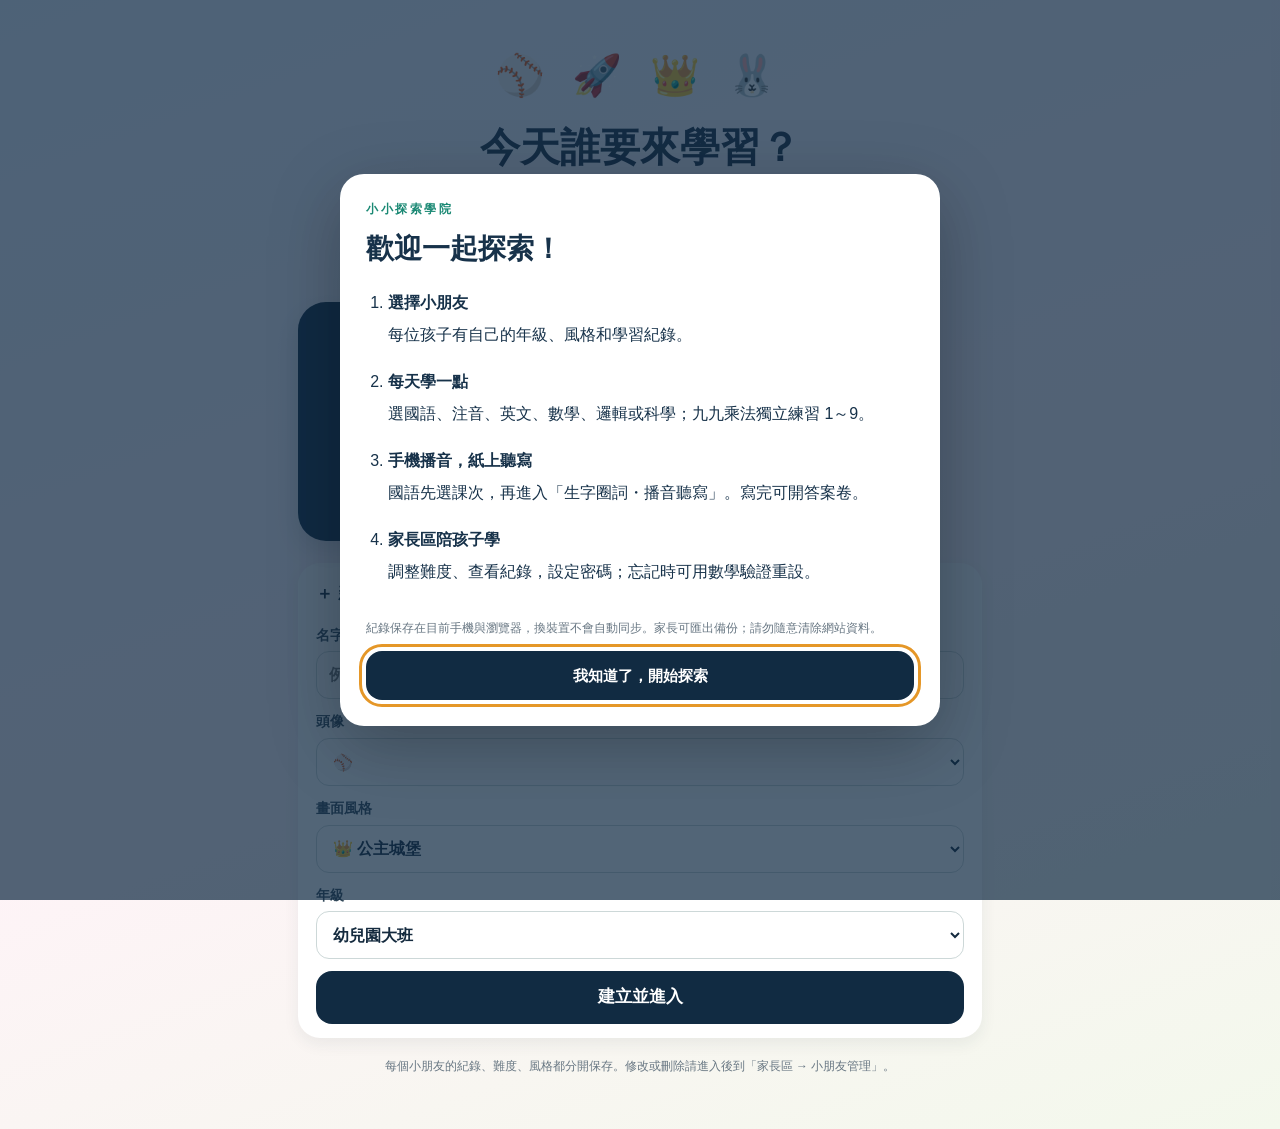
<file: index.html>
<!doctype html>
<html lang="zh-Hant">
<head>
<meta charset="utf-8">
<meta name="academy-release" content="2026-10-27-free-level">
<meta name="viewport" content="width=device-width, initial-scale=1, viewport-fit=cover">
<meta name="theme-color" content="#112b42">
<meta name="description" content="棒球主題兒童學習：英文、數學、邏輯推理、科學探索；A～Z 聽讀、美式英文音檔、深度閱讀、數學推理與個人化錯題複習；學習紀錄只存在本機。">
<title>小小探索學院｜國語 × 注音 × 英文 × 數學 × 邏輯 × 科學</title>
<link rel="stylesheet" href="./assets/styles.css?v=20261027-freelevel">
</head>
<body>
<a class="skip-link" href="#content">跳到學習內容</a>
<div id="app">
  <main id="boot-fallback" style="box-sizing:border-box;min-height:60vh;padding:35px 18px;max-width:760px;margin:0 auto;color:#142a3e;font-family:-apple-system,BlinkMacSystemFont,'PingFang TC',sans-serif">
   <section style="background:#fff;border:1px solid #dce7e8;border-radius:20px;padding:25px 20px;box-shadow:0 12px 25px rgba(19,48,63,.08)">
     <div style="font-size:42px;margin-bottom:10px">⚾</div>
     <h1 style="font-size:25px;line-height:1.3;margin:0 0 12px">小小探索學院</h1>
     <p style="margin:0 0 14px;line-height:1.7">正在啟動小小探索學院…</p>
     <p style="font-size:14px;line-height:1.7;color:#5f6e77">如果畫面持續停在這裡，請按下方「重新載入」。學習紀錄仍保留在這台裝置，我們不會清除你的資料。</p>
     <a href="?retry=1" style="display:inline-block;min-height:44px;line-height:44px;padding:0 18px;background:#164676;border-radius:12px;color:#fff;text-decoration:none;font-weight:700">🔄 重新載入網站</a>
     <div id="boot-problem" role="status" aria-live="polite" style="margin-top:12px;font-size:13px;line-height:1.6;color:#8a4d16"></div>
   </section>
  </main>
</div>
<div id="toast" class="toast hidden" role="status" aria-live="polite"></div>

<script>
(function(){
  function issue(label, detail){
    var app=document.getElementById('app');
    if(!app)return;
    // Do not interrupt a correctly rendered homepage or an active lesson for an unrelated error.
    if(app.querySelector('.shell') && app.querySelector('.hero'))return;
    if(!app.querySelector('#boot-fallback') && app.textContent.trim().length>160)return;
    var el=document.getElementById('boot-problem');
    if(el){el.textContent='開啟時遇到相容性問題（'+label+'）。請嘗試 Safari 重新開啟；資料未被清除。';}
  }
  window.addEventListener('error',function(e){issue('啟動錯誤',e.message)},false);
  window.addEventListener('unhandledrejection',function(e){issue('啟動中斷',String(e.reason||''))},false);
  if(typeof window.structuredClone!=='function'){
    window.structuredClone=function(value){return JSON.parse(JSON.stringify(value))};
  }
})();
</script>
<script src="./assets/chinese-content.js?v=20261027-freelevel"></script>
<script src="./assets/chinese-vocabulary.js?v=20261027-freelevel"></script>
<script src="./assets/science-courses.js?v=20261027-freelevel"></script>
<script src="./assets/app.js?v=20261027-freelevel"></script>
</body>
</html>
</file>
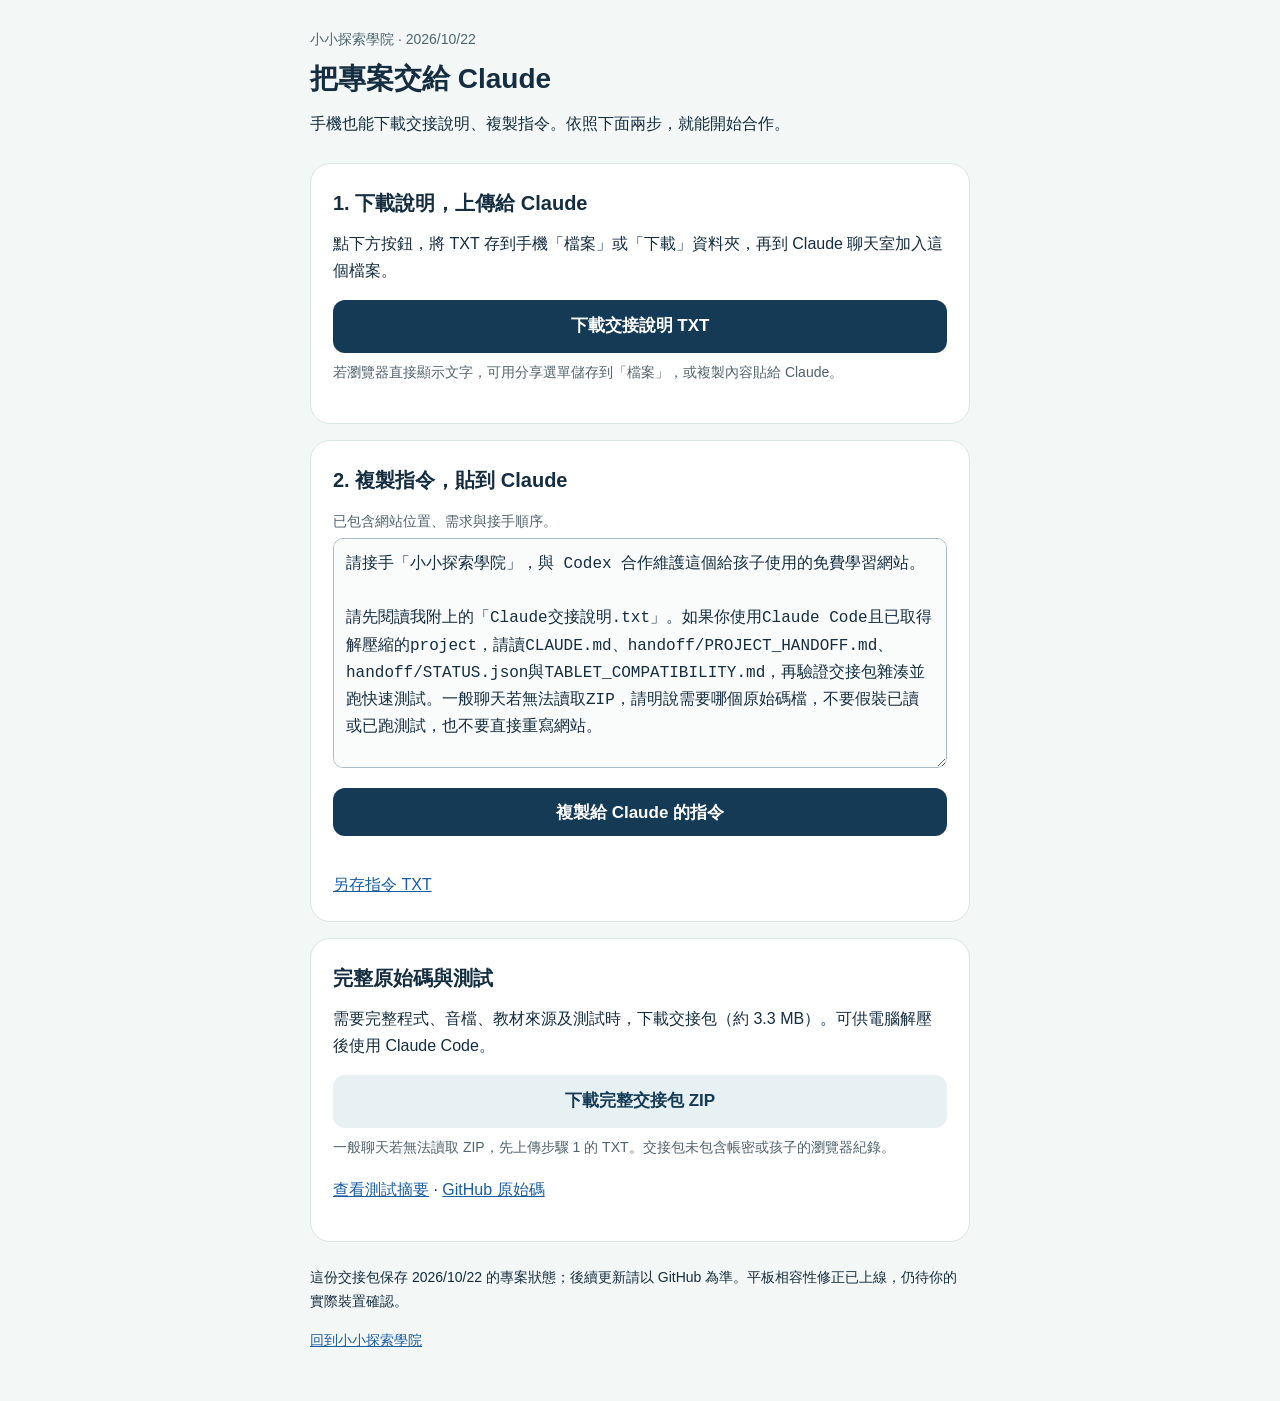
<file: handoff/index.html>
<!doctype html>
<html lang="zh-Hant"><head><meta charset="utf-8"><meta name="viewport" content="width=device-width,initial-scale=1"><meta name="robots" content="noindex"><meta name="theme-color" content="#112b42"><title>Claude 交接資料｜小小探索學院</title>
<style>*{box-sizing:border-box}body{margin:0;background:#f3f7f5;color:#142d40;font-family:-apple-system,BlinkMacSystemFont,'PingFang TC','Microsoft JhengHei',sans-serif;line-height:1.7}main{max-width:700px;margin:auto;padding:28px 20px 48px}header{margin-bottom:26px}.eyebrow{font-size:14px;color:#4d6570}h1{font-size:28px;line-height:1.35;margin:8px 0 12px}h2{font-size:20px;margin:0 0 10px}p{margin:8px 0 16px}section{background:white;border:1px solid #dce5e5;border-radius:20px;padding:22px;margin:16px 0}a{color:#185ca2;overflow-wrap:anywhere}.button{display:block;text-align:center;min-height:48px;padding:12px 16px;border-radius:12px;background:#143a55;color:white;text-decoration:none;font-size:17px;font-weight:700;border:0;width:100%;cursor:pointer}.secondary{background:#e7f0f2;color:#143a55}textarea{width:100%;height:230px;padding:12px;border:1px solid #aabcc7;border-radius:10px;font:16px/1.7 inherit;font-size:16px;line-height:1.7;margin:4px 0 12px;resize:vertical;color:#142d40;background:#fafcfc}.note{font-size:14px;color:#50636c}#copy-status{min-height:1.7em;margin-bottom:0}button:focus-visible,a:focus-visible,textarea:focus{outline:3px solid #b66c12;outline-offset:3px}footer{font-size:14px;margin-top:24px} @media(max-width:360px){main{padding:20px 14px}section{padding:18px}h1{font-size:25px}}</style></head>
<body><main><header><div class="eyebrow">小小探索學院 · 2026/10/22</div><h1>把專案交給 Claude</h1><p>手機也能下載交接說明、複製指令。依照下面兩步，就能開始合作。</p></header>
<section><h2>1. 下載說明，上傳給 Claude</h2><p>點下方按鈕，將 TXT 存到手機「檔案」或「下載」資料夾，再到 Claude 聊天室加入這個檔案。</p><a class="button" href="claude-handoff.txt" download="claude-handoff.txt">下載交接說明 TXT</a><p class="note">若瀏覽器直接顯示文字，可用分享選單儲存到「檔案」，或複製內容貼給 Claude。</p></section>
<section><h2>2. 複製指令，貼到 Claude</h2><label for="prompt" class="note">已包含網站位置、需求與接手順序。</label><textarea id="prompt" readonly>請接手「小小探索學院」，與 Codex 合作維護這個給孩子使用的免費學習網站。

請先閱讀我附上的「Claude交接說明.txt」。如果你使用Claude Code且已取得解壓縮的project，請讀CLAUDE.md、handoff/PROJECT_HANDOFF.md、handoff/STATUS.json與TABLET_COMPATIBILITY.md，再驗證交接包雜湊並跑快速測試。一般聊天若無法讀取ZIP，請明說需要哪個原始碼檔，不要假裝已讀或已跑測試，也不要直接重寫網站。

目前 GitHub main 是 92acf65ce0fce477a4183f30c14e549a4c811488；正式站已載入 2026-10-22-tablet-compat，平板相容性修正已上線。請先釐清使用者實際平板的型號、系統、瀏覽器與打不開的畫面，實測確認問題，不能把調整畫面尺寸或 Node 模擬當成真實 Safari 測試。

保留原網址、各孩子的紀錄、續作與手寫草稿。九九乘法維持完整1～9且獨立練習；家長忘記密碼維持本機數學驗證；維持免費，不加贊助、付款、帳號或不必要的付費服務。國語二下未核對的教材不要宣稱是康軒正式內容。

需要修改時採小範圍、可驗證的變更，逐項說明改了什麼、測試方式、實測裝置和仍未確認的限制。與 Codex 分工時，同一時間不要改同一個檔案，交回改檔清單與 commit。具體優先事項與其他待辦請依交接文件處理。
</textarea><button type="button" class="button" id="copy">複製給 Claude 的指令</button><p id="copy-status" role="status" aria-live="polite"></p><a href="claude-prompt.txt" download="claude-prompt.txt">另存指令 TXT</a></section>
<section><h2>完整原始碼與測試</h2><p>需要完整程式、音檔、教材來源及測試時，下載交接包（約 3.3 MB）。可供電腦解壓後使用 Claude Code。</p><a class="button secondary" href="claude-project-20261022.zip" download="claude-project-20261022.zip">下載完整交接包 ZIP</a><p class="note">一般聊天若無法讀取 ZIP，先上傳步驟 1 的 TXT。交接包未包含帳密或孩子的瀏覽器紀錄。</p><p><a href="tests-summary.txt">查看測試摘要</a> · <a href="https://github.com/a58045555/homerun-dualtrack-academy">GitHub 原始碼</a></p></section>
<footer><p>這份交接包保存 2026/10/22 的專案狀態；後續更新請以 GitHub 為準。平板相容性修正已上線，仍待你的實際裝置確認。</p><a href="/">回到小小探索學院</a></footer></main>
<script>(function(){var button=document.getElementById('copy'),field=document.getElementById('prompt'),status=document.getElementById('copy-status');function fallback(){field.focus();field.select();field.setSelectionRange(0,field.value.length);var ok=false;try{ok=document.execCommand('copy')}catch(e){}status.textContent=ok?'已複製！請到 Claude 聊天室貼上。':'文字已選取，請長按選擇「複製」，再貼到 Claude。'}button.addEventListener('click',function(){if(navigator.clipboard&&navigator.clipboard.writeText){navigator.clipboard.writeText(field.value).then(function(){status.textContent='已複製！請到 Claude 聊天室貼上。'},fallback)}else{fallback()}})})();</script></body></html>
</file>
<file: assets/styles.css>
:root{--ink:#142a3e;--muted:#687783;--paper:#f5f6f0;--surface:#fff;--line:#e3e9e9;--navy:#112b42;--sky:#4c7be8;--lime:#dfff8b;--yellow:#ffd66a;--red:#e76556;--green:#1b9277;--shadow:0 18px 42px rgba(19,48,63,.09);--radius:23px}
*{box-sizing:border-box}html{scroll-behavior:smooth}body{margin:0;background:var(--paper);color:var(--ink);font-family:-apple-system,BlinkMacSystemFont,"PingFang TC","Noto Sans TC","Microsoft JhengHei",sans-serif;line-height:1.55;-webkit-font-smoothing:antialiased}button,select,textarea,input{font:inherit}button{cursor:pointer}button:disabled{cursor:not-allowed;opacity:.55}a{color:inherit}.hidden{display:none!important}:focus-visible{outline:3px solid #e59728!important;outline-offset:4px}#app{min-height:100dvh}.shell{max-width:1120px;margin:auto;padding:24px 24px 44px}.topbar{display:flex;align-items:center;justify-content:space-between;gap:16px;margin-bottom:26px}.brand{display:flex;align-items:center;gap:11px;text-decoration:none;min-width:0}.brand-ball{width:45px;height:45px;border-radius:15px;background:var(--navy);display:grid;place-items:center;box-shadow:0 6px 0 #d9e6e8;font-size:25px;transform:rotate(-8deg)}.brand-name{display:block;font-size:18px;font-weight:900;line-height:1.2;letter-spacing:.3px}.brand-sub{font-size:11px;color:var(--muted);font-weight:700;letter-spacing:2px;white-space:nowrap}.nav{display:flex;flex-shrink:0;align-items:center;background:#e8eeec;border-radius:40px;padding:5px;gap:4px}.nav button{border:0;background:transparent;color:#526570;padding:10px 16px;border-radius:40px;font-weight:800;font-size:14px}.nav button.active{background:#fff;color:var(--navy);box-shadow:0 3px 12px #1e364315}.eyebrow{font-size:12px;letter-spacing:2.5px;font-weight:900;color:#1b8974;text-transform:uppercase}.hero{min-height:315px;background:var(--navy);border-radius:32px;padding:38px 40px;color:#fff;position:relative;display:flex;justify-content:space-between;align-items:center;overflow:hidden;isolation:isolate;box-shadow:var(--shadow)}.hero:before{content:"";position:absolute;width:470px;height:470px;border:2px solid #ffffff12;border-radius:50%;right:-155px;top:-170px;box-shadow:0 0 0 54px #ffffff06,0 0 0 110px #ffffff05;z-index:-1}.hero .eyebrow{color:var(--lime)}.hero h1{font-size:clamp(28px,4vw,47px);margin:12px 0 15px;line-height:1.26;letter-spacing:1px;font-weight:950}.hero h1 em{font-style:normal;color:var(--lime)}.hero p{font-size:15px;color:#d8e2e8;margin:0 0 23px;max-width:420px}.hero-visual{position:relative;flex:0 0 300px;height:225px;display:grid;place-items:center}.baseball-illustration{width:206px;height:206px;background:#fff8ec;border:8px solid #f5eee0;border-radius:50%;position:relative;box-shadow:0 12px 0 #0a1c30,0 18px 60px #091e31;transform:rotate(-13deg)}.baseball-illustration:before,.baseball-illustration:after{content:"";position:absolute;top:16px;height:149px;width:45px;border:3px dashed #ed7063;border-top:0;border-bottom:0}.baseball-illustration:before{left:10px;border-radius:0 75% 75% 0}.baseball-illustration:after{right:10px;border-radius:75% 0 0 75%}.eyes{display:flex;position:absolute;left:65px;top:75px;gap:27px}.eyes span{width:11px;height:17px;background:var(--ink);border-radius:50%}.smile{position:absolute;left:77px;top:102px;width:30px;height:17px;border-bottom:5px solid var(--ink);border-radius:0 0 50% 50%}.spark{position:absolute;font-size:30px}.spark.one{left:5px;top:8px}.spark.two{right:0;bottom:10px}.hero-actions{display:flex;gap:10px;flex-wrap:wrap}.btn{border:0;border-radius:16px;padding:13px 22px;font-weight:900;font-size:15px;display:inline-flex;align-items:center;justify-content:center;gap:8px;min-height:48px;transition:transform .12s,box-shadow .12s}.btn:active,.tile:active,.option:active{transform:scale(.98)}.btn-primary{background:var(--lime);color:var(--navy)}.btn-light{background:#ffffff18;color:#fff;border:1px solid #ffffff44}.btn-dark{background:var(--navy);color:white}.btn-outline{background:#fff;color:var(--navy);border:1px solid var(--line)}.btn-danger{background:#fff2f0;color:#9a3026;border:1px solid #f6bfb9}.section-title{display:flex;justify-content:space-between;align-items:end;gap:12px;margin:31px 0 15px}.section-title h2{font-size:23px;font-weight:900;margin:0}.section-title p{margin:4px 0 0;color:var(--muted);font-size:13px}.pill{display:inline-flex;align-items:center;gap:6px;padding:6px 12px;background:#e9f2e3;color:#377059;border-radius:25px;font-size:12px;font-weight:800;white-space:nowrap}.tiles{display:grid;grid-template-columns:repeat(2,minmax(0,1fr));gap:17px}.tile{position:relative;overflow:hidden;background:var(--surface);border:1px solid #e6e9e8;border-radius:var(--radius);padding:25px 25px 23px;box-shadow:0 4px 20px #233c4906;text-align:left;transition:transform .15s,box-shadow .15s;min-height:208px}.tile:hover{transform:translateY(-3px);box-shadow:var(--shadow)}.tile:after{position:absolute;right:-27px;top:-44px;width:175px;height:175px;border-radius:50%;content:"";background:#eef2ff}.tile.math:after{background:#fff5d8}.tile.english:after{background:#e8eeff}.tile-icon{font-size:44px;position:relative;z-index:1;display:block}.tile h3{font-size:23px;line-height:1.2;margin:10px 0 4px;position:relative;z-index:1}.tile p{color:var(--muted);font-size:13px;margin:0;position:relative;z-index:1}.tile-foot{display:flex;justify-content:space-between;align-items:center;margin-top:20px;font-size:13px;font-weight:900}.arrow{display:grid;place-items:center;height:31px;width:31px;border-radius:100%;background:#f2f5f2;font-size:18px}.two-col{display:grid;grid-template-columns:1.2fr .8fr;gap:17px}.card{background:#fff;border:1px solid var(--line);border-radius:var(--radius);padding:25px;box-shadow:0 4px 15px #152b3b07}.card h3{font-size:18px;margin:0 0 14px}.checkrow{display:flex;gap:13px;padding:12px 0;border-bottom:1px solid #eff1f0;align-items:center}.checkrow:last-child{border-bottom:0}.checkicon{background:#eaf3f3;border-radius:12px;width:40px;height:40px;display:grid;place-items:center;font-size:19px;flex:0 0 auto}.checkrow strong{display:block;font-size:14px}.checkrow small{display:block;color:var(--muted);font-size:12px}.statrow{display:flex;gap:12px}.stat{flex:1;padding:14px;border-radius:15px;background:#f4f7f6}.stat strong{display:block;font-size:26px}.stat small{color:var(--muted);font-size:12px;font-weight:700}.tipline{padding:11px 14px;background:#f0f8eb;color:#366d4b;border-radius:12px;font-size:12px;margin-top:15px}.pageheading{margin:7px 0 18px}.pageheading h1{font-size:clamp(26px,4vw,36px);margin:4px 0 7px}.pageheading p{color:var(--muted);margin:0;font-size:14px}.back{display:inline-flex;align-items:center;gap:5px;background:none;border:0;padding:4px 0;color:var(--muted);font-weight:800;margin-bottom:15px}.modegrid{display:grid;grid-template-columns:repeat(3,minmax(0,1fr));gap:14px}.mode{border:1px solid var(--line);background:#fff;border-radius:19px;padding:21px;text-align:left;min-height:188px}.mode:focus-visible,.mode:hover{border-color:#76a6ad;box-shadow:0 4px 18px #173b4814}.mode .badge{background:#f3f6f5;border-radius:30px;padding:5px 9px;font-size:11px;font-weight:850}.mode-icon{font-size:37px;margin:10px 0}.mode h3{font-size:18px;margin:0 0 7px}.mode p{font-size:12px;color:var(--muted);margin:0}.levelstrip{margin-top:20px;background:#fff;border:1px dashed #c6d4d1;border-radius:16px;padding:15px 20px;display:flex;align-items:center;justify-content:space-between;gap:10px}.levelstrip span{font-size:13px;color:var(--muted)}.levelstrip button{border:none;color:#147a68;background:none;font-weight:900;text-decoration:underline}.quiz-wrap{max-width:760px;margin:10px auto 0}.quiz-top{display:flex;justify-content:space-between;align-items:center;margin-bottom:17px;gap:10px}.quit{background:#eff2f0;border:0;border-radius:12px;padding:9px 13px;color:#4d646c;font-weight:800}.quiz-progress{font-size:13px;font-weight:900;color:#365464}.track{height:10px;background:#e1e7e5;border-radius:30px;overflow:hidden;margin-bottom:24px}.fill{background:#78b99d;height:100%;border-radius:30px;transition:width .25s}.quiz-card{background:#fff;padding:27px;border-radius:27px;border:1px solid #e1e9e7;box-shadow:var(--shadow);min-height:475px}.topiccap{display:inline-flex;background:#e6f5ed;color:#26745d;border-radius:25px;padding:5px 13px;font-size:12px;font-weight:850}.question-prompt{margin:18px 0 9px;color:#546a77;font-size:14px;font-weight:700}.question-main{font-size:clamp(24px,4vw,37px);font-weight:950;margin:8px 0 16px;line-height:1.4}.question-en{font-family:Arial,sans-serif;letter-spacing:.2px}.speaker{display:flex;align-items:center;gap:8px;margin:15px 0 18px;padding:10px 14px;border:1px dashed #aac8ce;background:#f4f9fc;border-radius:14px;color:#1d6b83;font-weight:900}.speaker small{font-weight:500;font-size:12px}.optiongrid{display:grid;grid-template-columns:repeat(2,minmax(0,1fr));gap:13px;margin-top:24px}.option{padding:15px 15px;min-height:71px;border:2px solid #e2e9e8;border-radius:15px;background:#fbfcfb;font-size:18px;font-weight:850;color:var(--ink);text-align:left;display:flex;align-items:center;gap:12px}.option .letter{flex:0 0 29px;width:29px;height:29px;border-radius:10px;display:grid;place-items:center;background:#edf1f0;font-size:13px;color:#6e7b86}.option:hover:not(:disabled){border-color:#a6bfc2;background:#f5fafa}.option.correct{border-color:#28a57e;background:#e5f7ed}.option.incorrect{border-color:#e76c64;background:#fff0ed}.feedback{padding:15px 17px;border-radius:16px;margin-top:18px;background:#eaf7ed;color:#207453}.feedback.bad{background:#fff4e6;color:#905626}.feedback strong{display:block;margin-bottom:4px}.feedback p{font-size:13px;margin:0;line-height:1.7}.quiz-next{margin-top:15px;width:100%}.result{max-width:740px;margin:10px auto;text-align:center}.result-hero{background:var(--navy);padding:37px 27px;color:#fff;border-radius:26px}.result-emoji{font-size:64px}.result h1{font-size:30px;margin:9px 0}.result p{color:#d8e8e8}.result-score{font-size:50px;font-weight:950;color:var(--lime)}.review{margin-top:18px;text-align:left}.review li{padding:9px 0;border-bottom:1px solid var(--line);font-size:14px}.review li:last-child{border:0}.review strong{color:#c2643c}.reflection{text-align:left;margin-top:18px}.reflection label{display:block;font-weight:900;margin-bottom:8px}.reflection textarea{width:100%;border:1px solid #ccd9d8;border-radius:12px;padding:12px;resize:vertical;min-height:75px}.result-buttons{display:flex;gap:10px;margin-top:16px;flex-wrap:wrap}.result-buttons .btn{flex:1}.parent-banner{background:#fff3dc;border:1px solid #f7dfaa;border-radius:14px;padding:14px 17px;margin-bottom:18px;font-size:13px;color:#85601d}.parent-grid{display:grid;grid-template-columns:repeat(2,minmax(0,1fr));gap:16px}.meter{margin:12px 0}.meter-label{display:flex;justify-content:space-between;gap:8px;font-size:13px;font-weight:800;margin-bottom:6px}.meter-label small{color:var(--muted)}.meter-bar{background:#edf1ee;height:11px;border-radius:30px;overflow:hidden}.meter-bar div{height:100%;background:#87bfc2;border-radius:30px}.settings-row{display:flex;justify-content:space-between;align-items:center;gap:10px;padding:12px 0;border-bottom:1px solid var(--line)}.settings-row:last-child{border-bottom:0}.settings-row label{font-weight:800;font-size:14px}.settings-row small{display:block;color:var(--muted);font-weight:400;font-size:12px}.settings-row select{border:1px solid #cdd8d8;border-radius:11px;padding:9px;background:#fff;color:var(--ink);font-size:13px;max-width:140px}.history-table{width:100%;border-collapse:collapse;font-size:13px}.history-table th,.history-table td{padding:9px 7px;border-bottom:1px solid #ecf0ef;text-align:left}.history-table th{color:#667988;font-size:11px}.note{color:var(--muted);font-size:12px;line-height:1.8}.empty{padding:22px;background:#f4f7f6;border-radius:13px;color:var(--muted);font-size:13px;text-align:center}.footer{border-top:1px solid #e0e6e5;padding:23px 0 0;margin-top:38px;color:#82908e;font-size:12px;display:flex;justify-content:space-between;gap:14px}.toast{position:fixed;left:50%;bottom:24px;transform:translateX(-50%);background:#182f43;color:#fff;padding:12px 18px;border-radius:14px;font-size:13px;box-shadow:var(--shadow);z-index:20;max-width:90%;text-align:center}.tag{display:inline-block;background:#f1f5f3;border-radius:8px;padding:3px 8px;font-size:11px;color:#607b76;font-weight:800}.rowactions{display:flex;flex-wrap:wrap;gap:9px;margin-top:15px}.wellbeing{background:#eaf4ef;border:1px solid #cae9d9;border-radius:15px;padding:15px;font-size:13px}.mini-plan{font-size:13px;line-height:1.9}.mini-plan b{color:#115d68}.mobile-note{font-size:12px;color:var(--muted)}
@media(max-width:780px){.shell{padding:16px 15px 32px}.hero{padding:28px 23px;min-height:270px}.hero h1{font-size:30px}.hero-visual{flex:0 0 165px;transform:scale(.74);margin-right:-35px}.two-col,.parent-grid{grid-template-columns:1fr}.modegrid{grid-template-columns:repeat(2,minmax(0,1fr))}.tile{padding:19px}.tile h3{font-size:20px}.footer{flex-direction:column}.quiz-card{padding:21px}.nav button{padding:10px 13px}}
@media(max-width:520px){.brand{gap:7px}.brand-ball{width:36px;height:36px;font-size:20px}.brand-name{font-size:14px}.brand-sub{font-size:8px;letter-spacing:1.05px}.nav button{font-size:12px;padding:8px 9px}.hero{display:block;min-height:330px;padding:27px 23px}.hero h1{font-size:31px;margin-top:9px}.hero p{font-size:13px;max-width:73%;margin-bottom:22px}.hero-visual{position:absolute;right:-5px;top:120px;width:150px;height:160px;transform:scale(.61);margin:0;pointer-events:none}.hero-actions{max-width:90%;position:relative;z-index:2}.hero .btn{padding:11px 16px;font-size:13px;min-height:43px}.section-title h2{font-size:21px}.tiles{gap:10px}.tile{padding:17px;min-height:195px}.tile-icon{font-size:36px}.tile h3{font-size:18px}.tile p{font-size:12px}.modegrid{gap:10px}.mode{padding:15px;min-height:183px}.mode h3{font-size:16px}.mode .badge{font-size:10px}.optiongrid{grid-template-columns:1fr;gap:10px;margin-top:17px}.option{min-height:59px;font-size:17px}.quiz-card{min-height:auto;padding:18px;border-radius:21px}.question-main{font-size:28px}.question-prompt{font-size:13px}.result-buttons{flex-direction:column}.footer{margin-top:22px}}
@media(prefers-reduced-motion:reduce){*,*:before,*:after{transition:none!important;animation:none!important;scroll-behavior:auto!important}}
@media print{.topbar,.hero,.footer,.btn,.rowactions,.nav,.parent-banner{display:none!important}.shell{max-width:none;padding:0}.card{break-inside:avoid;box-shadow:none}.parent-grid{display:block}.parent-grid .card{margin-bottom:12px}}

/* English alphabet foundation: mobile-friendly and keyboard accessible */
.alpha-intro{background:linear-gradient(125deg,#e7f5ec,#edf5ff);border:1px solid #d3e9dd;border-radius:23px;padding:21px 23px;margin:0 0 18px;display:flex;align-items:center;justify-content:space-between;gap:14px}
.alpha-intro strong{font-size:19px}.alpha-intro p{font-size:13px;margin:6px 0 0;color:#40636d}.alpha-intro .btn{white-space:nowrap}
.alpha-layout{display:grid;grid-template-columns:minmax(0,1fr) 295px;gap:18px;align-items:start}
.alpha-main{background:#fff;border:1px solid #dce6e8;border-radius:25px;padding:24px;box-shadow:var(--shadow)}
.alpha-topline{display:flex;justify-content:space-between;align-items:center;gap:15px;color:var(--muted);font-size:13px;font-weight:800}
.alpha-hero{display:flex;align-items:center;gap:24px;margin:15px 0}
.alpha-symbol{font-family:Arial,sans-serif;font-size:clamp(76px,14vw,132px);line-height:1;font-weight:850;color:var(--navy);letter-spacing:1px;min-width:170px;text-align:center}
.alpha-symbol small{font-size:.58em;color:var(--sky);font-weight:700}
.alpha-word{font-size:25px;font-weight:900}.alpha-word small{display:block;font-size:14px;font-weight:500;color:var(--muted)}
.alpha-example-emoji{font-size:55px;display:block;margin-bottom:7px}
.alpha-audio{display:flex;gap:10px;flex-wrap:wrap;margin:18px 0}.alpha-audio button{flex:1;min-width:150px}
.alpha-note{border-radius:14px;background:#f0f7fc;border:1px solid #d3e6ef;padding:13px 16px;font-size:13px;color:#35556c}
.alpha-controls{display:flex;align-items:center;justify-content:space-between;gap:10px;margin-top:18px}
.alpha-grid{display:grid;grid-template-columns:repeat(5,minmax(0,1fr));gap:9px}
.alpha-item{border:1px solid #dde6e7;border-radius:13px;background:#fff;color:var(--navy);padding:10px 4px;min-height:61px;text-align:center;font-family:Arial,sans-serif;font-weight:900;font-size:24px}
.alpha-item span{font-size:15px;color:#7591a4;margin-left:2px}
.alpha-item.selected{background:var(--navy);color:var(--lime);border-color:var(--navy)}
.alpha-item.selected span{color:#d0dbed}
.alpha-item:hover{border-color:var(--sky)}
.alpha-side .card{padding:20px}
.alpha-phonic-badge{display:inline-block;color:#376278;background:#eff7fa;border-radius:10px;padding:4px 9px;font-weight:900}
@media(max-width:850px){.alpha-layout{grid-template-columns:1fr}.alpha-grid{grid-template-columns:repeat(7,minmax(0,1fr))}.alpha-intro{flex-direction:column;align-items:stretch}.alpha-intro .btn{width:100%}}
@media(max-width:520px){.alpha-main{padding:16px}.alpha-symbol{min-width:110px;font-size:80px}.alpha-hero{gap:10px}.alpha-word{font-size:20px}.alpha-example-emoji{font-size:41px}.alpha-audio button{min-width:100%;width:100%}.alpha-grid{grid-template-columns:repeat(5,minmax(0,1fr));gap:6px}.alpha-item{font-size:21px;min-height:55px}.alpha-item span{font-size:13px}.alpha-controls .btn{padding:10px 12px;min-height:43px;font-size:13px}}
.speech-controls{margin:14px 0 5px;background:#f0f7fb;border:1px solid #d2e3ee;border-radius:16px;padding:12px;display:flex;align-items:center;gap:9px;flex-wrap:wrap}
.speech-controls label{font-weight:850;font-size:12px;color:#264c62}
.speech-controls select{font-size:13px;max-width:210px;min-height:41px;padding:8px;border:1px solid #b8d3e0;border-radius:11px;background:#fff;color:#18354a}
.speech-controls .speech-test{border:0;border-radius:11px;padding:10px 12px;font-weight:850;background:#e2f2e6;color:#1b6645;min-height:41px}
.speech-status{min-height:24px;color:#506b7b;font-size:12px;margin:5px 0 12px}
@media(max-width:520px){.speech-controls select{max-width:100%;flex:1 1 120px}.speech-controls .speech-test{flex:0 0 auto}}
.parent-auth-card{max-width:450px;margin:35px auto;text-align:center;padding:34px}.parent-auth-card h1{font-size:25px;margin:10px 0}.parent-auth-card p{color:var(--muted);font-size:13px}.auth-emoji{font-size:54px;margin:6px}.pin-form{display:grid;gap:11px;margin:24px 0;text-align:left}.pin-form label{font-size:14px;font-weight:850}.pin-form input{width:100%;min-height:46px;border:1px solid #a9bbc3;border-radius:12px;padding:10px 14px;font-size:17px}.pin-form input:focus{outline:3px solid #b5dfba}.pin-error{min-height:20px;color:#b32d25!important;font-weight:800}.auto-next-hint{margin-top:8px!important;font-weight:750;opacity:.9}

.learning-guide{background:linear-gradient(115deg,#e3f6e9,#f0f8ff);border:1px solid #b6dace;border-radius:19px;padding:20px 23px;margin:7px 0 20px;display:flex;align-items:center;justify-content:space-between;gap:18px}.learning-guide strong{font-weight:900;font-size:20px}.learning-guide p{color:#42616b;font-size:14px;margin:5px 0 0}.guide-actions{display:flex;flex-wrap:wrap;gap:8px;flex-shrink:0}.hint-box{background:#fff8e8;border:1px dashed #e7c788;border-radius:14px;padding:11px 14px;margin:10px 0 4px}.hint-toggle{border:none;background:none;font-weight:900;color:#875929;cursor:pointer}.hint-text{margin:8px 0 0;font-size:13px;color:#77482a}.question-main{overflow-wrap:anywhere}.learning-guide .btn{font-size:13px;padding:9px 14px}
@media(max-width:640px){.learning-guide{display:block}.guide-actions{margin-top:12px}.learning-guide strong{font-size:18px}}


/* Free voice trial controls, rendered within the existing audio toolbar only. */
.speech-controls .speech-tool{display:flex;align-items:center;gap:7px;flex-wrap:wrap}
.speech-controls .speech-tool label{font-size:13px;font-weight:750;white-space:nowrap}
.speech-controls .speech-tool select{max-width:230px;width:auto;min-width:120px;padding:7px 9px;border-radius:10px;border:1px solid #cad6dc;background:white;color:#142a3e}
.speech-controls .speech-tool select:focus-visible,.speech-controls button:focus-visible{outline:3px solid #2c6cd4;outline-offset:3px}
@media (max-width:620px){.speech-controls .speech-tool{width:100%}.speech-controls .speech-tool select{max-width:100%;flex:1}}

/* v18 · 觸控手寫練習板：只在畫布上禁用捲動，其他頁面保持正常滑動。 */
.hw-entry{display:flex;gap:12px;justify-content:space-between;align-items:center;flex-wrap:wrap;padding:17px 20px;margin:18px 0 0;background:#edf8f5;border:1px solid #cfe9de;border-radius:19px}
.hw-entry strong{display:block;font-size:16px}.hw-entry p{margin:4px 0 0;color:var(--muted);font-size:13px}
.hw-layout{max-width:840px;margin:0 auto}.hw-tabs,.hw-modes,.hw-actions{display:flex;flex-wrap:wrap;gap:9px;align-items:center;margin:14px 0}
.hw-tabs button,.hw-modes button{border:1px solid #cbd9d8;background:#fff;border-radius:14px;padding:10px 17px;min-height:45px;font-weight:850;color:#30495a}
.hw-tabs button.selected,.hw-modes button.selected{background:var(--navy);color:white;border-color:var(--navy)}
.hw-main{background:#fff;border:1px solid #d9e6e2;border-radius:23px;padding:22px;box-shadow:var(--shadow)}
.hw-practice-target{background:#f1f7f3;border-radius:15px;padding:14px 17px;margin:13px 0;min-width:0}
.hw-practice-target .target{font-family:Arial,sans-serif;color:var(--navy);font-weight:850;font-size:clamp(26px,6vw,42px);word-break:break-word}
.hw-practice-target small{display:block;color:#627779;font-size:13px;margin-top:2px}
.hw-pad{position:relative;border:2px solid #b6cdd4;border-radius:16px;overflow:hidden;margin:11px 0;background-color:#fff; background-image:linear-gradient(transparent 97%,#dae9ed 98%),linear-gradient(90deg,transparent 97%,#eaf0f0 98%);background-size:34px 34px;}
.hw-pad.guide{background-image:linear-gradient(transparent 49%,#aac2d064 50%,transparent 51%),linear-gradient(transparent 98%,#b4cbd5 99%);background-size:100% 112px,100% 112px}
.hw-pad canvas{display:block;width:100%;height:220px;touch-action:none;cursor:crosshair;position:relative;z-index:2;user-select:none;-webkit-user-select:none}
.hw-guide-text{position:absolute;inset:0;display:grid;place-items:center;pointer-events:none;font-family:Arial,sans-serif;font-size:clamp(45px,14vw,92px);letter-spacing:.02em;line-height:1.2;font-weight:650;color:#a7b7c754;z-index:1;overflow:hidden;white-space:nowrap;text-overflow:ellipsis;padding:5px 15px}
.hw-guide-text.word{font-size:clamp(28px,7vw,59px);letter-spacing:0;overflow-wrap:anywhere;white-space:normal;text-align:center}
.hw-guide-text.scratch{display:none}
.hw-actions{margin:10px 0 0}.hw-actions .btn{min-height:45px;padding:10px 16px}
.hw-check{display:flex;align-items:end;gap:10px;flex-wrap:wrap;margin:18px 0 6px}
.hw-check label{display:block;font-weight:850;font-size:14px;margin-bottom:6px}
.hw-check input{width:100%;min-width:0;border:1px solid #aebfc3;border-radius:12px;min-height:48px;padding:10px 12px;font-size:18px;background:#fff}
.hw-check .hw-field{flex:1 1 200px;min-width:0}
.hw-message{font-weight:800;border-radius:12px;padding:10px 14px;margin-top:12px;background:#f1f6f4;color:#254e5d;min-height:41px}
.hw-message:empty{display:none}.hw-note{font-size:12px;color:var(--muted);line-height:1.65;margin-top:10px}
.hw-quiz-toggle{margin:15px 0 6px;width:100%;text-align:left;display:flex;align-items:center;gap:10px;border:1px dashed #9fbabc;background:#f5faf8;color:#225d5c;border-radius:13px;padding:12px 14px;font-weight:900;min-height:48px}
.hw-quiz-box{padding:13px 13px 17px;border-radius:16px;background:#f9fbfa;border:1px solid #e0ece7;margin-top:7px}
.hw-quiz-box .hw-pad canvas{height:165px}
.hw-quiz-box .hw-note{margin-bottom:0}
@media(max-width:520px){.topbar{flex-wrap:wrap;gap:9px}.topbar .nav{width:100%;justify-content:center}.topbar .nav button{flex:1;padding:9px 7px;font-size:12px}.hw-main{padding:15px}.hw-pad canvas{height:190px}.hw-actions .btn{flex:1;padding:9px 12px}.hw-entry .btn{width:100%}.hw-quiz-box .hw-pad canvas{height:155px}}
@media print{.hw-entry,.hw-actions,.hw-check{display:none!important}}

/* v19：畫布內禁止觸控捲動，其他位置正常滑動；辨識用獨立答題框。 */
.hw-pad, .hw-pad canvas {touch-action:none!important;overscroll-behavior:contain; -webkit-touch-callout:none;-webkit-user-select:none;user-select:none;}
.hw-pad canvas{height:clamp(190px,33vh,285px)}
.hw-pad.hw-answer-pad canvas{height:125px}
.hw-pad.hw-answer-pad{border-color:#a8bcf5;background-image:repeating-linear-gradient(0deg,#fff 0,#fff 37px,#edf3fb 38px)}
.hw-ocr-actions{display:flex;flex-wrap:wrap;gap:10px;align-items:center;margin:13px 0}
.hw-ocr-actions .btn{min-height:50px;flex:1 1 195px}
.hw-ocr-hint{font-size:13px;color:#4b6372;line-height:1.7;margin:7px 0 11px}
.hw-ocr-result{background:#f1f7ff;border:1px solid #c7dafa;border-radius:14px;padding:11px 14px;margin:10px 0;font-size:14px;font-weight:800;color:#20476e;min-height:50px;overflow-wrap:anywhere}
.hw-ocr-result:empty{display:none}
.hw-canvas-head{font-size:14px;font-weight:900;color:#284562;margin:17px 0 0}
@media(max-width:520px){.hw-ocr-actions .btn{width:100%;flex-basis:100%}.hw-pad.hw-answer-pad canvas{height:120px}.hw-pad canvas{height:210px}}

/* v20 - 更大的書寫區，並提供單獨放大／還原；只阻止畫布上的滑動。 */
.hw-layout{max-width:980px}
.hw-pad canvas{height:340px}
.hw-pad.hw-answer-pad canvas{height:218px}
.hw-quiz-box .hw-pad canvas{height:240px}
.hw-quiz-box .hw-pad.hw-answer-pad canvas{height:195px}
.hw-pad.is-expanded canvas{height:510px}
.hw-pad.hw-answer-pad.is-expanded canvas{height:340px}
.hw-quiz-box .hw-pad.is-expanded canvas{height:400px}
.hw-quiz-box .hw-pad.hw-answer-pad.is-expanded canvas{height:310px}
.hw-zoom{background:#eaf3ff;border:1px solid #9ebbe7;color:#183e74}
.hw-score{border:1px solid #d7e6ce;background:#f4faec;color:#234d32;border-radius:15px;padding:12px 14px;margin:12px 0;line-height:1.7}
.hw-score[hidden]{display:none}
.hw-score strong{font-weight:900}
.hw-score small{display:block;font-size:12px;color:#55706a;margin-top:5px;font-weight:600}
@media(max-width:520px){
  .hw-pad canvas{height:305px}
  .hw-pad.hw-answer-pad canvas{height:215px}
  .hw-quiz-box .hw-pad canvas{height:225px}
  .hw-quiz-box .hw-pad.hw-answer-pad canvas{height:210px}
  .hw-pad.is-expanded canvas{height:475px}
  .hw-pad.hw-answer-pad.is-expanded canvas{height:335px}
  .hw-quiz-box .hw-pad.is-expanded canvas{height:370px}
  .hw-quiz-box .hw-pad.hw-answer-pad.is-expanded canvas{height:300px}
  .hw-actions .btn{flex:1 1 145px}
}

/* v24：四科卡片、今日球場、徽章 */
.tile.logic:after{background:#efe9ff}.tile.science:after{background:#e2f5ec}
.ballpark{margin-top:17px}.ballpark-top{display:flex;gap:16px;align-items:center}.ballpark h3{margin:0 0 6px}
.diamond{width:118px;height:118px;flex:0 0 118px;display:block}
.ballpark-line{margin:2px 0;font-size:14px}.ballpark-line b{font-size:17px}.ballpark-line .runs{color:#c2643c;font-size:22px}
.badges{margin-top:14px;border-top:1px solid var(--line);padding-top:12px}.badges summary{cursor:pointer;font-weight:900;font-size:14px;min-height:32px}
.badge-grid{display:grid;grid-template-columns:repeat(3,minmax(0,1fr));gap:9px;margin-top:11px}
.badge{background:#f3f5f4;border-radius:14px;padding:10px 8px;text-align:center;opacity:.55}.badge.got{background:#fff7dd;border:1px solid #f3dc92;opacity:1}
.badge span{font-size:26px;display:block}.badge strong{display:block;font-size:12px;margin-top:3px}.badge small{display:block;font-size:10px;color:var(--muted);line-height:1.4;margin-top:2px}
.ballpark-result{display:flex;gap:14px;align-items:center;text-align:left;margin-top:18px}.ballpark-result .diamond{width:92px;height:92px;flex-basis:92px}
.new-badges{display:flex;flex-wrap:wrap;gap:8px;margin-top:9px}.new-badges .badge{display:flex;align-items:center;gap:6px;padding:6px 10px}.new-badges .badge span{font-size:20px}.new-badges .badge strong{margin:0;font-size:13px}

.result .card p,.result .card .note{color:var(--muted)}
.question-main.long{font-size:clamp(20px,3vw,26px);line-height:1.55}
@media(max-width:520px){.ballpark-top{gap:11px}.diamond{width:96px;height:96px;flex-basis:96px}.badge-grid{grid-template-columns:repeat(2,minmax(0,1fr))}}

/* v25：主題、大班模式、球員、朗讀、大選項、答對動畫 */
body[data-theme=sunset]{--navy:#7c2d12;--lime:#ffd166;--paper:#fff6ec;--sky:#e76f51}
body[data-theme=ocean]{--navy:#0e4a5c;--lime:#a7f3e4;--paper:#eff8f8;--sky:#1d8fb0}
body[data-theme=galaxy]{--navy:#3b2a6b;--lime:#ffd6f5;--paper:#f6f3fb;--sky:#7c5cd6}
body[data-theme=forest]{--navy:#1f4d2e;--lime:#d9f99d;--paper:#f2f7ee;--sky:#2f855a}
body{background:var(--paper)}
.player-chip{border:1px solid var(--line);background:#fff;border-radius:30px;padding:7px 13px;font-weight:900;font-size:13px;color:var(--navy);white-space:nowrap;max-width:140px;overflow:hidden;text-overflow:ellipsis;min-height:40px}
.player-grid{display:grid;grid-template-columns:repeat(auto-fill,minmax(140px,1fr));gap:12px}
.player-card{background:#fff;border:2px solid var(--line);border-radius:22px;padding:18px 10px;text-align:center;min-height:150px}
.player-card.current{border-color:var(--navy);box-shadow:var(--shadow)}
.player-avatar{font-size:48px;display:block;line-height:1.2}.player-avatar.small{font-size:28px;display:inline-block;width:36px;text-align:center}
.player-card strong{display:block;font-size:18px;margin-top:6px}.player-card small{color:var(--muted);font-size:12px}
.theme-row{display:flex;flex-wrap:wrap;gap:9px}
.theme-chip{border:2px solid transparent;border-radius:16px;padding:10px 14px;font-weight:850;color:#fff;min-height:46px;display:flex;gap:6px;align-items:center}
.theme-chip.selected{border-color:#e59728;box-shadow:0 0 0 3px #fff inset}
.theme-field{background:#112b42}.theme-sunset{background:#7c2d12}.theme-ocean{background:#0e4a5c}.theme-galaxy{background:#3b2a6b}.theme-forest{background:#1f4d2e}
.player-form{display:flex;flex-wrap:wrap;gap:8px;align-items:center;padding:12px 0;border-bottom:1px solid var(--line)}
.player-form input,.player-form select{min-height:44px;border:1px solid #cdd8d8;border-radius:11px;padding:8px 10px;background:#fff;color:var(--ink)}
.player-form input{flex:1 1 110px;min-width:0}.player-form .btn{min-height:44px;padding:9px 14px}
.read-row{display:flex;flex-wrap:wrap;gap:8px;margin:4px 0 6px}
.read-row .speaker{margin:6px 0}
.speaker.zh{background:#fff8e6;border-color:#e7c788;color:#875929}
.optiongrid.big .option{font-size:26px;justify-content:flex-start}
.zy-symbol{font-family:"PingFang TC","Noto Sans TC","Microsoft JhengHei",sans-serif}
.zy-item{font-family:"PingFang TC","Noto Sans TC","Microsoft JhengHei",sans-serif;font-size:22px}
.tile.zhuyin:after{background:#ffe9e2}
.feedback:not(.bad){animation:pop .45s ease}
.question-main.emoji{font-size:clamp(30px,7vw,42px);line-height:1.45;letter-spacing:2px}
@keyframes pop{0%{transform:scale(.92);opacity:0}60%{transform:scale(1.02);opacity:1}100%{transform:none}}
body.kid .question-main{font-size:clamp(28px,6vw,40px)}
body.kid .question-main.long{font-size:clamp(22px,4.5vw,30px)}
body.kid .option{font-size:21px;min-height:68px}
body.kid .optiongrid.big .option{font-size:30px}
body.kid .btn{min-height:52px}
@media(max-width:520px){.topbar .player-chip{order:-1;margin-left:auto}.player-grid{grid-template-columns:repeat(2,minmax(0,1fr))}}

/* v26 */
.question-main.grid{font-family:"PingFang TC","Noto Sans TC",sans-serif;font-size:clamp(26px,6.5vw,36px);line-height:1.5;letter-spacing:0;white-space:pre}
.rec-now{display:flex;gap:14px;align-items:center;margin-bottom:6px}.rec-now small{display:block;color:var(--muted);font-size:12px;line-height:1.6}
.rec-sym{font-size:54px;font-weight:900;color:var(--navy);min-width:70px;text-align:center;font-family:"PingFang TC","Noto Sans TC",sans-serif}
.rec-grid{display:grid;grid-template-columns:repeat(auto-fill,minmax(44px,1fr));gap:6px;margin-top:14px}
.rec-item{position:relative;border:1px solid #dde6e7;border-radius:11px;background:#fff;min-height:46px;font-size:20px;font-weight:800;color:var(--navy)}
.rec-item.done{background:#eaf7ee;border-color:#9fd3b2}.rec-item.selected{outline:3px solid #e59728}.rec-item small{position:absolute;top:1px;right:4px;font-size:10px;color:#1b9277}

/* v28 */
button.zy-big{border:0;background:none;cursor:pointer;padding:0;border-radius:20px}button.zy-big:active{transform:scale(.96)}

/* v29：家長區分頁 */
.ptab-nav{position:sticky;top:0;z-index:5;display:flex;gap:6px;overflow-x:auto;padding:8px 2px;margin:4px 0 6px;background:var(--paper);scrollbar-width:none}
.ptab-nav::-webkit-scrollbar{display:none}
.ptab-nav button{flex:0 0 auto;border:1px solid var(--line);background:#fff;color:#3c5563;border-radius:30px;padding:9px 14px;font-weight:850;font-size:14px;min-height:42px;display:flex;gap:5px;align-items:center}
.ptab-nav button.active{background:var(--navy);color:#fff;border-color:var(--navy)}
.ptabs .ptab{display:none}
.ptabs[data-active=report] .ptab[data-tab=report],.ptabs[data-active=practice] .ptab[data-tab=practice],.ptabs[data-active=players] .ptab[data-tab=players],.ptabs[data-active=voice] .ptab[data-tab=voice],.ptabs[data-active=data] .ptab[data-tab=data]{display:block}
@media print{.ptab-nav{display:none!important}.ptabs .ptab{display:none!important}.ptabs .ptab[data-tab=report]{display:block!important}}
/* v29：首頁面板 */
.player-banner{background:var(--navy);color:#fff;border-radius:28px;padding:20px 20px 18px;box-shadow:var(--shadow);position:relative;overflow:hidden;isolation:isolate}
.player-banner:before{content:"";position:absolute;right:-60px;top:-70px;width:220px;height:220px;border-radius:50%;border:2px dashed #ffffff22;z-index:-1}
.pb-top{display:flex;align-items:center;gap:14px}
.pb-avatar{font-size:46px;width:72px;height:72px;border-radius:22px;background:#ffffff18;display:grid;place-items:center;flex:0 0 72px}
.pb-name{flex:1;min-width:0}.pb-eyebrow{font-size:11px;letter-spacing:2px;font-weight:900;color:var(--lime);opacity:.9}
.pb-name h1{margin:2px 0 4px;font-size:clamp(24px,6vw,32px);line-height:1.15;overflow:hidden;text-overflow:ellipsis;white-space:nowrap}
.pb-grade{display:inline-block;font-size:12px;font-weight:800;background:#ffffff1f;border-radius:20px;padding:3px 10px}
.pb-switch{border:1px solid #ffffff55;background:transparent;color:#fff;border-radius:14px;padding:8px 12px;font-weight:850;min-height:40px;flex:0 0 auto}
.pb-stats{display:grid;grid-template-columns:repeat(4,1fr);gap:8px;margin:16px 0 14px}
.pb-stats div{background:#ffffff14;border-radius:16px;padding:10px 4px;text-align:center}
.pb-stats b{display:block;font-size:24px;line-height:1.1;color:var(--lime)}.pb-stats small{font-size:11px;color:#dbe6ec;font-weight:700}
.pb-go{width:100%;border:0;border-radius:18px;background:var(--lime);color:var(--navy);display:flex;justify-content:space-between;align-items:center;padding:15px 18px;min-height:58px;font-size:15px;font-weight:900;box-shadow:0 5px 0 #00000033}
.pb-go strong{font-size:19px}.pb-go:active{transform:translateY(2px);box-shadow:0 3px 0 #00000033}
.tiles2{display:grid;grid-template-columns:repeat(2,minmax(0,1fr));gap:12px}
.tile2{position:relative;display:flex;gap:12px;align-items:center;text-align:left;background:#fff;border:1px solid var(--line);border-left:7px solid var(--accent);border-radius:20px;padding:16px 14px;min-height:118px;box-shadow:0 4px 16px #1c33420a}
.tile2:active{transform:scale(.98)}
.t2-icon{font-size:30px;width:52px;height:52px;flex:0 0 52px;border-radius:16px;display:grid;place-items:center;background:color-mix(in srgb,var(--accent) 14%,#fff);color:var(--accent);font-weight:900}
.t2-body{flex:1;min-width:0;display:flex;flex-direction:column;gap:3px}.t2-body strong{font-size:19px}.t2-body small{font-size:12px;color:var(--muted);line-height:1.4}
.t2-bar{height:7px;border-radius:9px;background:#edf1ef;overflow:hidden;margin-top:4px}.t2-bar i{display:block;height:100%;background:var(--accent);border-radius:9px}
.t2-meta{font-size:11px;color:#5d707b;font-weight:700}.t2-go{font-size:20px;color:var(--accent);font-weight:900}
.mini-row{display:grid;grid-template-columns:1.4fr 1fr;gap:12px;margin-top:17px}
.mini-tasks h3{margin:0 0 8px}.mt-row{display:flex;gap:8px;align-items:center;padding:7px 0;font-size:14px;font-weight:750;border-bottom:1px solid #eff2f1}.mt-row.done{color:#2f7a55}
.mini-hw{display:flex;flex-direction:column;align-items:flex-start;justify-content:center;gap:4px;text-align:left;border:1px solid var(--line);cursor:pointer}
.mini-hw span{font-size:34px}.mini-hw strong{font-size:17px}.mini-hw small{color:var(--muted);font-size:12px}
@media(max-width:700px){.tiles2{grid-template-columns:1fr}.tile2{min-height:96px}.mini-row{grid-template-columns:1fr}}
@media(max-width:380px){.pb-stats b{font-size:20px}.pb-avatar{width:60px;height:60px;flex-basis:60px;font-size:38px}}
/* 題目卡：依科目顯示顏色 */
.quiz-card{border-top:6px solid var(--qaccent,var(--navy))}

/* v31：公主城堡、可愛動物 */
body[data-theme=princess]{--navy:#a8326e;--lime:#ffe28a;--paper:#fff3f8;--sky:#b968e6;--line:#f5d6e6;--ink:#4a2340;background:radial-gradient(circle at 12% 18%,#ffd6ea 0 2px,transparent 3px),radial-gradient(circle at 78% 62%,#e8d4ff 0 2px,transparent 3px),#fff3f8;background-size:46px 46px,58px 58px,auto}
body[data-theme=princess] .player-banner{background:linear-gradient(135deg,#d6337f,#9b4dca)}
body[data-theme=princess] .pb-go{background:linear-gradient(180deg,#fff1b8,#ffd36b);color:#7a1f55}
body[data-theme=princess] .pb-stats div{background:#ffffff26}
body[data-theme=princess] .tile2,body[data-theme=princess] .card,body[data-theme=princess] .quiz-card{border-radius:28px;border-color:#f3cfe1}
body[data-theme=princess] .section-title h2,body[data-theme=princess] .pageheading h1{color:#9c2a66}
body[data-theme=princess] .option{border-radius:22px}
body[data-theme=princess] .option.correct{background:#fff0f7;border-color:#e0569a}
body[data-theme=princess] .brand-ball{background:linear-gradient(135deg,#ff8fc4,#b968e6)}
body[data-theme=animals]{--navy:#4e7a3c;--lime:#ffd166;--paper:#fbf6ea;--sky:#e08e45;--line:#eadfc8;--ink:#3b3226;background:#fbf6ea}
body[data-theme=animals] .player-banner{background:linear-gradient(135deg,#7aa95c,#4e7a3c)}
body[data-theme=animals] .player-banner:before{border:0;content:"🐾 🐾";font-size:30px;opacity:.18;width:auto;height:auto;right:18px;top:auto;bottom:70px;letter-spacing:12px}
body[data-theme=animals] .pb-go{background:#ffd166;color:#4a3b16}
body[data-theme=animals] .tile2,body[data-theme=animals] .card,body[data-theme=animals] .quiz-card{border-radius:26px;border-color:#e6d9bd}
body[data-theme=animals] .section-title h2,body[data-theme=animals] .pageheading h1{color:#3f6a2f}
body[data-theme=animals] .brand-ball{background:#8d6e4f}
.pb-deco{position:absolute;right:-8px;top:34px;font-size:118px;line-height:1;opacity:.16;z-index:-1;pointer-events:none}
.pb-btns{display:flex;gap:6px;flex:0 0 auto}
.theme-princess{background:linear-gradient(135deg,#d6337f,#9b4dca)}.theme-animals{background:linear-gradient(135deg,#7aa95c,#4e7a3c)}
@media(max-width:380px){.pb-btns .pb-switch{padding:7px 9px}}

/* v32：公主／動物世界的收集進度 */
.wp-slots{display:flex;align-items:center;gap:4px;font-size:26px;min-width:150px}
.wp-slots span{width:30px;height:30px;display:grid;place-items:center;border-radius:50%;background:#ffffffb3;color:#c9b6c4;font-size:22px}
.wp-slots span.on{background:var(--lime);color:inherit;box-shadow:0 2px 0 #0002}
.wp-slots .wp-goal{background:none;font-size:30px;margin-left:4px}
.ballpark-result .wp-slots{min-width:0;font-size:22px}

/* v33：登入頁 */
body[data-theme=login]{background:linear-gradient(160deg,#eef4ff 0%,#fff3f8 50%,#f3f8ec 100%)}
.login-wrap{max-width:720px;margin:0 auto;padding:44px 18px 40px;text-align:center}
.login-logo{font-size:40px;letter-spacing:8px}
.login-wrap h1{font-size:clamp(28px,7vw,40px);margin:10px 0 4px;color:#1d2f44}
.login-sub{color:#5d6f7b;margin:0 0 24px;font-weight:700}
.login-grid{display:grid;grid-template-columns:repeat(auto-fill,minmax(180px,1fr));gap:14px}
.login-card{border:0;border-radius:28px;padding:24px 14px 20px;color:#fff;display:flex;flex-direction:column;align-items:center;gap:4px;min-height:200px;justify-content:center;box-shadow:0 10px 24px #1c33422b;cursor:pointer}
.login-card:active{transform:scale(.97)}
.lc-avatar{font-size:64px;line-height:1.1;width:96px;height:96px;display:grid;place-items:center;background:#ffffff2b;border-radius:30px;margin-bottom:6px}
.login-card strong{font-size:26px}.login-card small{font-size:14px;font-weight:800;opacity:.95}.login-card .lc-grade{font-weight:600;opacity:.8;font-size:12px}
.login-add{margin-top:22px;background:#fff;border-radius:22px;padding:14px 18px;text-align:left;box-shadow:0 6px 16px #1c334212}
.login-add summary{font-weight:900;font-size:17px;cursor:pointer;min-height:36px;display:flex;align-items:center}
.login-form{display:grid;gap:12px;margin-top:12px}
.login-form label{display:grid;gap:5px;font-weight:850;font-size:14px;color:#33495a}
.login-form input,.login-form select{min-height:48px;border:1px solid #cdd8d8;border-radius:13px;padding:8px 12px;font-size:16px;background:#fff;color:#142a3e}
.login-form .btn{min-height:52px;font-size:17px}
.login-note{margin-top:18px}
.player-form select[name=theme]{max-width:170px}

/* Comfortable touch targets and readable layouts for children. */
.skip-link{position:fixed;top:8px;left:8px;z-index:10000;transform:translateY(-180%);background:#fff;color:#112b42;padding:12px 18px;border-radius:12px}
.skip-link:focus{transform:none}
.storage-warning{padding:14px 18px;margin:12px 0;background:#fff3d6;color:#704500;border:2px solid #d9a63d;border-radius:14px;font-size:16px;line-height:1.7}
.storage-warning[hidden]{display:none}
.back,.quit,.speech-test,.hint-toggle,.nav button,.ptab-nav button,.pb-switch,.alpha-grid button,.zy-grid button,.rec-item{min-height:44px}
.question-prompt:focus,#content h1:focus{outline:none}
@media(max-width:600px){
 .shell{padding:16px 14px 30px}.question-prompt{font-size:18px}.feedback{font-size:17px;line-height:1.8}
 .option{min-height:64px;font-size:19px}.settings-row{gap:14px;flex-wrap:wrap}.settings-row label{flex:1;min-width:180px}
 .topbar{flex-wrap:wrap}.brand-name{font-size:16px}.nav{width:100%;justify-content:space-between}.nav button{flex:1;padding:10px 8px}
 .question-main{overflow-wrap:anywhere}.quiz-top{gap:10px}.quiz-progress{font-size:13px}.rowactions .btn{flex:1 1 160px}
}
@media(prefers-reduced-motion:reduce){html{scroll-behavior:auto}*,*:before,*:after{animation:none!important;transition:none!important}}


.cn-tabs{display:flex;gap:10px;flex-wrap:wrap;margin:18px 0}
.cn-tabs .btn{flex:1;min-width:150px}
.cn-edition{padding:16px 18px;border-radius:16px;line-height:1.7;margin-bottom:16px}
.cn-edition p{margin:6px 0 0;font-size:14px}
.cn-edition.verified{background:#e8f4ec;color:#245c41}
.cn-edition.pending{background:#fff3d6;color:#715000}
.cn-picker label{display:block;font-size:18px;font-weight:850;margin-bottom:10px}
.cn-picker select{display:block;width:100%;min-height:48px;padding:10px;border:1px solid var(--line);border-radius:10px;font-size:16px;background:#fff;color:var(--ink)}
.cn-preview{margin:16px 0}.cn-preview h2{margin-top:0}
.cn-word-list{display:grid;grid-template-columns:repeat(4,minmax(0,1fr));gap:10px;margin:15px 0}
.cn-word-list button{padding:12px 8px;background:#f2f7f4;border:1px solid #dce7e0;border-radius:12px;min-height:76px;color:var(--ink)}
.cn-word-list strong,.cn-word-list small{display:block}.cn-word-list strong{font-size:22px}.cn-word-list small{font-size:13px;margin-top:5px}
.cn-preview summary{padding:12px 0;cursor:pointer;font-weight:800;min-height:44px}
.cn-story{font-size:20px;line-height:2;letter-spacing:.5px}
.cn-lessons{display:grid;grid-template-columns:repeat(3,minmax(0,1fr));gap:12px}
.cn-lessons button{display:flex;flex-direction:column;text-align:left;gap:7px;min-height:122px;background:#fff;color:var(--ink);border:1px solid var(--line);border-radius:16px;padding:17px}
.cn-lessons button[aria-pressed=true]{border:2px solid var(--green);background:#f0f7ee}
.cn-lessons strong{font-size:18px}.cn-lessons small,.cn-lessons span{font-size:12px;color:var(--muted)}
.cn-source{margin-top:22px;line-height:1.8}.cn-source a{text-decoration:underline}
@media(max-width:600px){.cn-word-list{grid-template-columns:repeat(2,minmax(0,1fr))}.cn-lessons{grid-template-columns:repeat(2,minmax(0,1fr))}.cn-lessons button{padding:14px;min-height:126px}.cn-tabs .btn{font-size:15px;padding:12px 10px}.cn-story{font-size:19px}}

.times-tabs{display:grid;grid-template-columns:repeat(5,minmax(0,1fr));gap:8px;margin:20px 0}.times-tabs button{min-height:48px;padding:10px}.times-actions{display:flex;gap:10px;flex-wrap:wrap}.times-sections{display:grid;gap:16px;margin:18px 0}.times-cards{display:grid;grid-template-columns:repeat(3,minmax(0,1fr));gap:10px}.times-card{border:1px solid #ced9e2;border-radius:14px;padding:16px 10px;background:#f7fbff}.times-card strong{display:block;font-size:23px;white-space:nowrap}.times-card strong span{color:#175a47}.times-card>div{display:flex;gap:6px;flex-wrap:wrap;margin-top:10px}.times-card button{min-height:44px;border:1px solid #b3c8d8;border-radius:9px;padding:8px;background:white;color:#17324a;font-size:15px}@media(max-width:600px){.times-cards{grid-template-columns:repeat(2,minmax(0,1fr))}.times-card strong{font-size:21px}.times-actions{display:grid}.times-tools h2{font-size:24px}}

.dict-settings{display:grid;grid-template-columns:2fr 1fr;gap:12px}.dict-settings label{display:grid;gap:8px;font-weight:800}.dict-settings select{min-height:48px;max-width:100%;font-size:17px;border:1px solid #b3c8d8;border-radius:10px;padding:10px;background:#fff;color:#17324a}.dict-wordlist{display:flex;flex-wrap:wrap;gap:8px}.dict-wordlist button{font-size:23px;min-width:48px;min-height:48px;padding:10px 14px;border:1px solid #bfd2e0;border-radius:10px;background:#f7fbff;color:#17324a}.dict-vocab summary{font-weight:800;cursor:pointer;line-height:1.8}.dict-exam{text-align:center;margin:22px auto;max-width:650px}.dict-play{display:block;width:100%;min-height:80px;font-size:22px;margin:26px 0}.dict-exam .times-actions{justify-content:center}.dict-answers{padding-left:36px}.dict-answers li{padding:14px;border-bottom:1px solid #dce5eb}.dict-answers strong{font-size:26px}.dict-answers small{display:block;color:#52687b;margin-top:7px}@media(max-width:400px){.dict-settings{grid-template-columns:1fr}}

body[data-theme=space]{--navy:#153b73;--lime:#ffe08a;--paper:#eef5ff;--sky:#338bd2;--line:#cfdef1;--ink:#1b3555;background:radial-gradient(circle at 18% 14%,#c5d9fa 0 2px,transparent 3px),radial-gradient(circle at 78% 62%,#d4e3fa 0 2px,transparent 3px),#eef5ff;background-size:76px 76px,112px 112px,auto}
body[data-theme=space] .player-banner{background:linear-gradient(135deg,#143965,#2960a2);border:1px solid #497ab8}
body[data-theme=space] .pb-go{background:linear-gradient(180deg,#ffebb0,#ffd267);color:#183c6c}
body[data-theme=space] .brand-ball{background:linear-gradient(135deg,#b7defa,#ffe08a)}
body[data-theme=space] .pb-deco{font-size:90px;opacity:.25}
body[data-theme=space] .tile2,body[data-theme=space] .card,body[data-theme=space] .quiz-card{border-color:#cfdef1}
body[data-theme=space] .option.correct{background:#e8f6ff;border-color:#2c8aca}
.theme-space{background:#174a88;color:white}

.login-tools{display:flex;justify-content:center;gap:12px;flex-wrap:wrap;margin:20px 0}.guide-overlay{position:fixed;inset:0;z-index:100;background:#102a43b8;display:flex;align-items:center;justify-content:center;padding:16px}.guide-dialog{background:#fff;border-radius:24px;padding:26px;width:100%;max-width:600px;max-height:90dvh;overflow:auto;color:#17324a;box-shadow:0 20px 70px #0004}.guide-dialog h1{font-size:28px;margin:8px 0 16px}.guide-dialog ol{padding-left:22px}.guide-dialog li{padding:5px 0}.guide-dialog p{margin:5px 0 12px;line-height:1.7}.guide-dialog .btn{width:100%;min-height:48px}.recovery-panel{margin:18px 0;border:2px solid #d7b65c;background:#fffcef}.recovery-panel h2{font-size:23px}.recovery-code{display:block;font-size:clamp(18px,5vw,27px);font-weight:900;letter-spacing:1px;margin:18px 0;overflow-wrap:anywhere;user-select:all}.pin-form input[name=recovery]{text-transform:uppercase;font-family:monospace;font-size:20px}.nav [data-action=guide-open]{white-space:nowrap}@media(max-width:600px){.guide-dialog{padding:20px}.guide-dialog h1{font-size:24px}.topbar .nav{flex-wrap:wrap}}

.sci-reading{font-size:20px;line-height:1.9}.sci-reading ol{padding-left:27px}.sci-reading li{padding:12px 0}.sci-activity{background:#edf7ff;border-radius:16px;padding:18px;margin:20px 0;color:#17324a}.sci-activity h2{font-size:22px}.planet-explorer{margin:20px 0}.planet-grid{display:grid;grid-template-columns:repeat(8,minmax(0,1fr));gap:9px}.planet-grid button{display:grid;justify-items:center;gap:7px;min-height:130px;border:2px solid #d5e2ef;border-radius:15px;background:#f5f9ff;color:#17324a;padding:10px 4px}.planet-grid button[aria-pressed=true]{border-color:#1c668f;background:#dff2ff}.planet-orb{display:block;width:48px;height:48px;border-radius:50%;background:radial-gradient(circle at 30% 25%,#ffffff88,transparent 60%),var(--planet-color);box-shadow:inset -8px -8px 10px #0003}.planet-fact{padding:18px;border-radius:14px;background:#eef6ff;margin-top:15px;color:#17324a}.planet-fact strong{font-size:23px}.planet-fact p{font-size:19px}.planet-grid small{font-size:12px}.mode h2{font-size:20px}@media(max-width:750px){.planet-grid{grid-template-columns:repeat(4,minmax(0,1fr))}}@media(max-width:400px){.planet-grid{gap:6px}.planet-grid button{min-height:118px}.planet-orb{width:40px;height:40px}.sci-reading{font-size:19px}}

/* 注音「看圖找注音」：大圖在上、語詞在下 */
.question-main.picture{text-align:center;font-size:clamp(28px,6vw,40px);line-height:1.3;letter-spacing:4px}.question-main.picture::first-line{font-size:clamp(110px,26vw,170px);line-height:1.25;letter-spacing:0}
/* 聽音找符號：答完後用大圖呈現例詞 */
.feedback .answer-picture{text-align:center;white-space:pre-line;font-size:clamp(20px,4.5vw,28px);font-weight:900;line-height:1.3;margin:4px 0 8px}.feedback .answer-picture::first-line{font-size:clamp(90px,22vw,140px);line-height:1.2}
/* 注音選項：2×2 大符號卡片；大班加例詞圖 */
.optiongrid.symbols,.optiongrid.syllables{grid-template-columns:repeat(2,minmax(0,1fr));gap:12px}.optiongrid.symbols .option,.optiongrid.syllables .option{position:relative;flex-direction:column;justify-content:center;align-items:center;text-align:center;gap:2px;min-height:118px;padding:16px 8px 12px}.optiongrid.symbols .option .letter,.optiongrid.syllables .option .letter{position:absolute;left:8px;top:8px}.zy-opt{font-size:clamp(54px,14vw,72px);line-height:1.1;font-weight:900}.zy-opt-pic{display:flex;align-items:center;gap:6px;font-size:15px;color:var(--muted);font-weight:700}.zy-opt-pic b{font-size:34px;line-height:1}.optiongrid.syllables .option span:not(.letter){font-size:clamp(30px,8vw,40px);font-weight:900;letter-spacing:2px}
/* 數獨：要作答的 ？ 格用黃底標示 */
.question-main.grid .grid-target{background:#ffd966;color:#7a3a00;border-radius:8px;box-shadow:0 0 0 5px #ffd966;font-weight:950}
/* --- 給孩子的動力：作答頁版面、吉祥物、慶祝、星星與卡片 --- */
.quiz-card{position:relative;display:flex;flex-direction:column}.quiz-card>.topiccap{align-self:flex-start}
.quiz-card>.optiongrid{order:4}.quiz-card>.hint-box,.quiz-card>.hw-quiz-toggle,.quiz-card>.hw-quiz-box{order:5}.quiz-card>.feedback{order:6}.quiz-card>.quiz-next{order:7}
.quiz-card>.hw-quiz-toggle{margin-top:18px}
.option{position:relative}
.optiongrid.short{grid-template-columns:repeat(2,minmax(0,1fr));gap:12px}.optiongrid.short .option{justify-content:center;text-align:center;font-size:clamp(26px,7vw,34px);min-height:84px;padding:14px 10px 12px 10px}.optiongrid.short .option .letter{position:absolute;left:8px;top:8px}
.mascot{order:-1;display:flex;align-items:center;gap:10px;margin:-6px 0 10px}.mascot-face{font-size:42px;line-height:1;display:inline-block;animation:mascot-idle 2.6s ease-in-out infinite}.mascot-say{background:#fff8e1;border:1px solid #f1dc9a;color:#7a4b00;border-radius:16px;padding:6px 12px;font-weight:900;font-size:14px;position:relative}.mascot-say:before{content:"";position:absolute;left:-7px;top:50%;width:10px;height:10px;background:#fff8e1;border-left:1px solid #f1dc9a;border-bottom:1px solid #f1dc9a;transform:translateY(-50%) rotate(45deg)}
.mascot.happy .mascot-face{animation:mascot-jump .7s ease-out}.mascot.happy .mascot-say{background:#e5f7ed;border-color:#9fdcb9;color:#1d6b45}.mascot.oops .mascot-face{animation:mascot-shake .5s ease-in-out}.mascot.oops .mascot-say{background:#fff1e8;border-color:#f4c2a8;color:#8a4a22}
@keyframes mascot-idle{0%,100%{transform:translateY(0)}50%{transform:translateY(-4px)}}@keyframes mascot-jump{0%{transform:translateY(0) scale(1)}30%{transform:translateY(-22px) scale(1.15)}60%{transform:translateY(0) scale(.95)}80%{transform:translateY(-8px)}100%{transform:translateY(0)}}@keyframes mascot-shake{0%,100%{transform:translateX(0)}25%{transform:translateX(-6px) rotate(-6deg)}75%{transform:translateX(6px) rotate(6deg)}}
.fx{position:fixed;left:0;top:0;width:0;height:0;pointer-events:none;z-index:30}.fx span{position:absolute;left:0;top:0;font-size:26px;line-height:1;transform:translate(-50%,-50%);animation:fx-fly .95s cubic-bezier(.2,.7,.3,1) forwards}
@keyframes fx-fly{0%{transform:translate(-50%,-50%) scale(.4);opacity:0}15%{opacity:1}100%{transform:translate(calc(-50% + var(--dx)),calc(-50% + var(--dy))) rotate(var(--r)) scale(1.1);opacity:0}}
.star-result{text-align:center;margin-top:16px;background:linear-gradient(180deg,#fffdf3,#fff6d6);border-color:#f2dc9b}.sr-stars{display:flex;justify-content:center;gap:10px;font-size:46px;line-height:1;margin:2px 0 10px}.sr-stars span{filter:grayscale(1);opacity:.3;transform:scale(.8)}.sr-stars span.on{filter:none;opacity:1;animation:star-pop .5s var(--d) both}
@keyframes star-pop{0%{transform:scale(.2) rotate(-30deg);opacity:0}60%{transform:scale(1.3) rotate(8deg);opacity:1}100%{transform:scale(1) rotate(0)}}
.star-result strong{font-size:20px;display:block}.star-result .note{margin:4px 0}.sr-next{font-size:15px;font-weight:800;margin:10px 0 4px;color:#7a4b00}.sr-next b{font-size:20px}
.sr-card{display:inline-flex;align-items:center;gap:14px;margin:10px auto 4px;padding:12px 20px 12px 14px;background:#fff;border:2px solid #f0c75e;border-radius:18px;text-align:left;font-weight:800;animation:pop .5s both}.sr-card-icon{font-size:54px;line-height:1;animation:mascot-jump .9s .2s}
.kid-strip{display:grid;grid-template-columns:1fr 1fr;gap:12px;margin:14px 0 4px}.kid-task,.kid-chest{background:var(--surface);border:1px solid var(--line);border-radius:20px;padding:14px 16px;box-shadow:0 4px 16px #1c33420a;min-width:0}
.kid-task{display:flex;flex-direction:column;justify-content:space-between;gap:10px}.kid-task strong{display:block;font-size:16px}.kid-task small{color:var(--muted);font-size:12px}.kid-slots{display:flex;gap:6px;font-size:34px;line-height:1}.kid-slots span{opacity:.35}.kid-slots span.on{opacity:1;animation:star-pop .5s both}
.kid-chest-top{display:flex;justify-content:space-between;align-items:baseline;gap:8px;flex-wrap:wrap;margin-bottom:8px}.kid-chest-top strong{font-size:16px}.kid-chest-top small{color:var(--muted);font-size:12px}
.kid-cards{display:grid;grid-template-columns:repeat(6,minmax(0,1fr));gap:6px}.kc{display:flex;flex-direction:column;align-items:center;justify-content:center;gap:2px;min-height:54px;border-radius:12px;background:#f3f5f3;font-size:24px;line-height:1;opacity:.45}.kc small{font-size:10px;color:var(--muted);line-height:1.2;white-space:nowrap;overflow:hidden;max-width:100%}.kc.on{opacity:1;background:#fff6d6;border:1px solid #f2dc9b}.kc.next{opacity:.8;border:1px dashed #d9b96a;background:#fffaf0}
@media(max-width:620px){.kid-strip{grid-template-columns:1fr}}
body.kid .mascot-face{font-size:50px}body.kid .mascot-say{font-size:16px}body.kid .mobile-note{display:none}
/* 首頁卡片：圖示放大、字少一點；作答中收起導覽列 */
.t2-icon{font-size:36px;width:60px;height:60px;flex-basis:60px;border-radius:18px}.tile2 strong{font-size:20px}.tile2 small{font-size:13px;color:var(--muted)}
.topbar.quiz-mode .nav,.topbar.quiz-mode .player-chip{display:none}.topbar.quiz-mode{margin-bottom:12px}
/* --- 學習島地圖 --- */
.island-wrap{margin:14px 0 4px;--sea2:#5fb6ea;--sand:#f6e7b4;--shadow-sea:#4ea2d8;--route:#ffffffb0;--name:#163a52}
body[data-theme=space] .island-wrap{--sea2:#0e1738;--sand:#50609a;--shadow-sea:#2b3a74;--route:#9db4ff80;--name:#eaf0ff}
body[data-theme=princess] .island-wrap{--sea2:#f7a9cf;--sand:#fff1c9;--shadow-sea:#ec8cbb;--route:#ffffffc0;--name:#6b2a52}
body[data-theme=animals] .island-wrap{--sea2:#7fcb95;--sand:#f0e2b6;--shadow-sea:#5fb37c;--route:#ffffffb0;--name:#254a2a}
.island-head{display:flex;justify-content:space-between;align-items:center;gap:10px;margin-bottom:8px}.island-head strong{font-size:18px;display:block}.island-head small{color:var(--muted);font-size:12px}
.island-list-btn{border:1px solid var(--line);background:var(--surface);color:var(--ink);border-radius:20px;padding:7px 12px;font-weight:800;font-size:13px;white-space:nowrap}
.island-map{display:block;width:100%;height:auto;max-width:100%;border-radius:26px;box-shadow:var(--shadow);font-family:inherit}
.island-map .sea{fill:var(--sea2)}
.island-map .sky-tint{fill:#0b1437;opacity:0;pointer-events:none;transition:opacity .4s}.island-map.t-night .sky-tint{opacity:.28}.island-map.t-evening .sky-tint{fill:#ff8a3d;opacity:.18}.island-map.t-morning .sky-tint{fill:#fff3b0;opacity:.14}
.island-map .sky-star{fill:#fff;opacity:.8;animation:sky-twinkle 2.4s ease-in-out infinite}.island-map .sky-star:nth-child(odd){animation-delay:1.1s}
.island-map .sky-icon{font-size:22px;pointer-events:none}
.island-map .sea-boat{font-size:18px;animation:sea-drift 22s linear infinite;pointer-events:none}
.island-map .isl-route{fill:none;stroke:var(--route);stroke-width:3;stroke-dasharray:7 7;pointer-events:none}
.island-map .isl{cursor:pointer}.island-map .isl:focus-visible{outline:none}.island-map .isl:focus-visible .isl-sand{stroke:#e59728;stroke-width:4}
.island-map .isl-shadow{fill:var(--shadow-sea);opacity:.55}.island-map .isl-sand{fill:var(--sand);stroke:#ffffff80;stroke-width:2}.island-map .isl-land{stroke-width:2}
.island-map .isl-icon{font-size:30px;pointer-events:none}.island-map .isl-name{font-size:13px;font-weight:900;fill:var(--name);paint-order:stroke;stroke:#ffffffb0;stroke-width:3;pointer-events:none}
body[data-theme=space] .island-map .isl-name{stroke:#0e1738b0}
.island-map .isl-bld{cursor:pointer}.island-map .isl-bld circle{fill:#fff;stroke:#00000018;stroke-width:1}.island-map .isl-bld text{font-size:12px;pointer-events:none}.island-map .isl-bld:hover circle,.island-map .isl-bld:focus-visible circle{fill:#fff6c8;stroke:#e59728;stroke-width:2}
.island-map .isl-deco{font-size:15px;pointer-events:none;animation:deco-bob 3s ease-in-out infinite}.island-map .isl-spark{font-size:14px;pointer-events:none;animation:sky-twinkle 1.6s ease-in-out infinite}.island-map .isl-due{font-size:12px;pointer-events:none}
.island-map .isl:not(.done) .isl-land{opacity:.92}.island-map .isl.done .isl-sand{stroke:#ffd966;stroke-width:3}
.island-map .isl-mascot{transition:transform .65s ease-in-out;pointer-events:none}.island-map .isl-mascot text{font-size:26px;animation:mascot-idle 2.6s ease-in-out infinite}
@keyframes sky-twinkle{0%,100%{opacity:.35}50%{opacity:1}}@keyframes sea-drift{0%{transform:translateX(-30px)}100%{transform:translateX(430px)}}@keyframes deco-bob{0%,100%{transform:translateY(0)}50%{transform:translateY(-3px)}}
.list-wrap.collapsed{display:none}
.island-map .isl-bld text{font-size:14px}.island-map .isl-grow{font-size:13px;pointer-events:none}
.island-map .isl-body{transform-box:fill-box;transform-origin:50% 60%}.island-map .isl.party .isl-body{animation:isl-party 1.1s ease-out 1}@keyframes isl-party{0%{transform:scale(1)}25%{transform:scale(1.08) translateY(-6px)}50%{transform:scale(.98)}70%{transform:scale(1.04) translateY(-3px)}100%{transform:scale(1)}}
</file>
